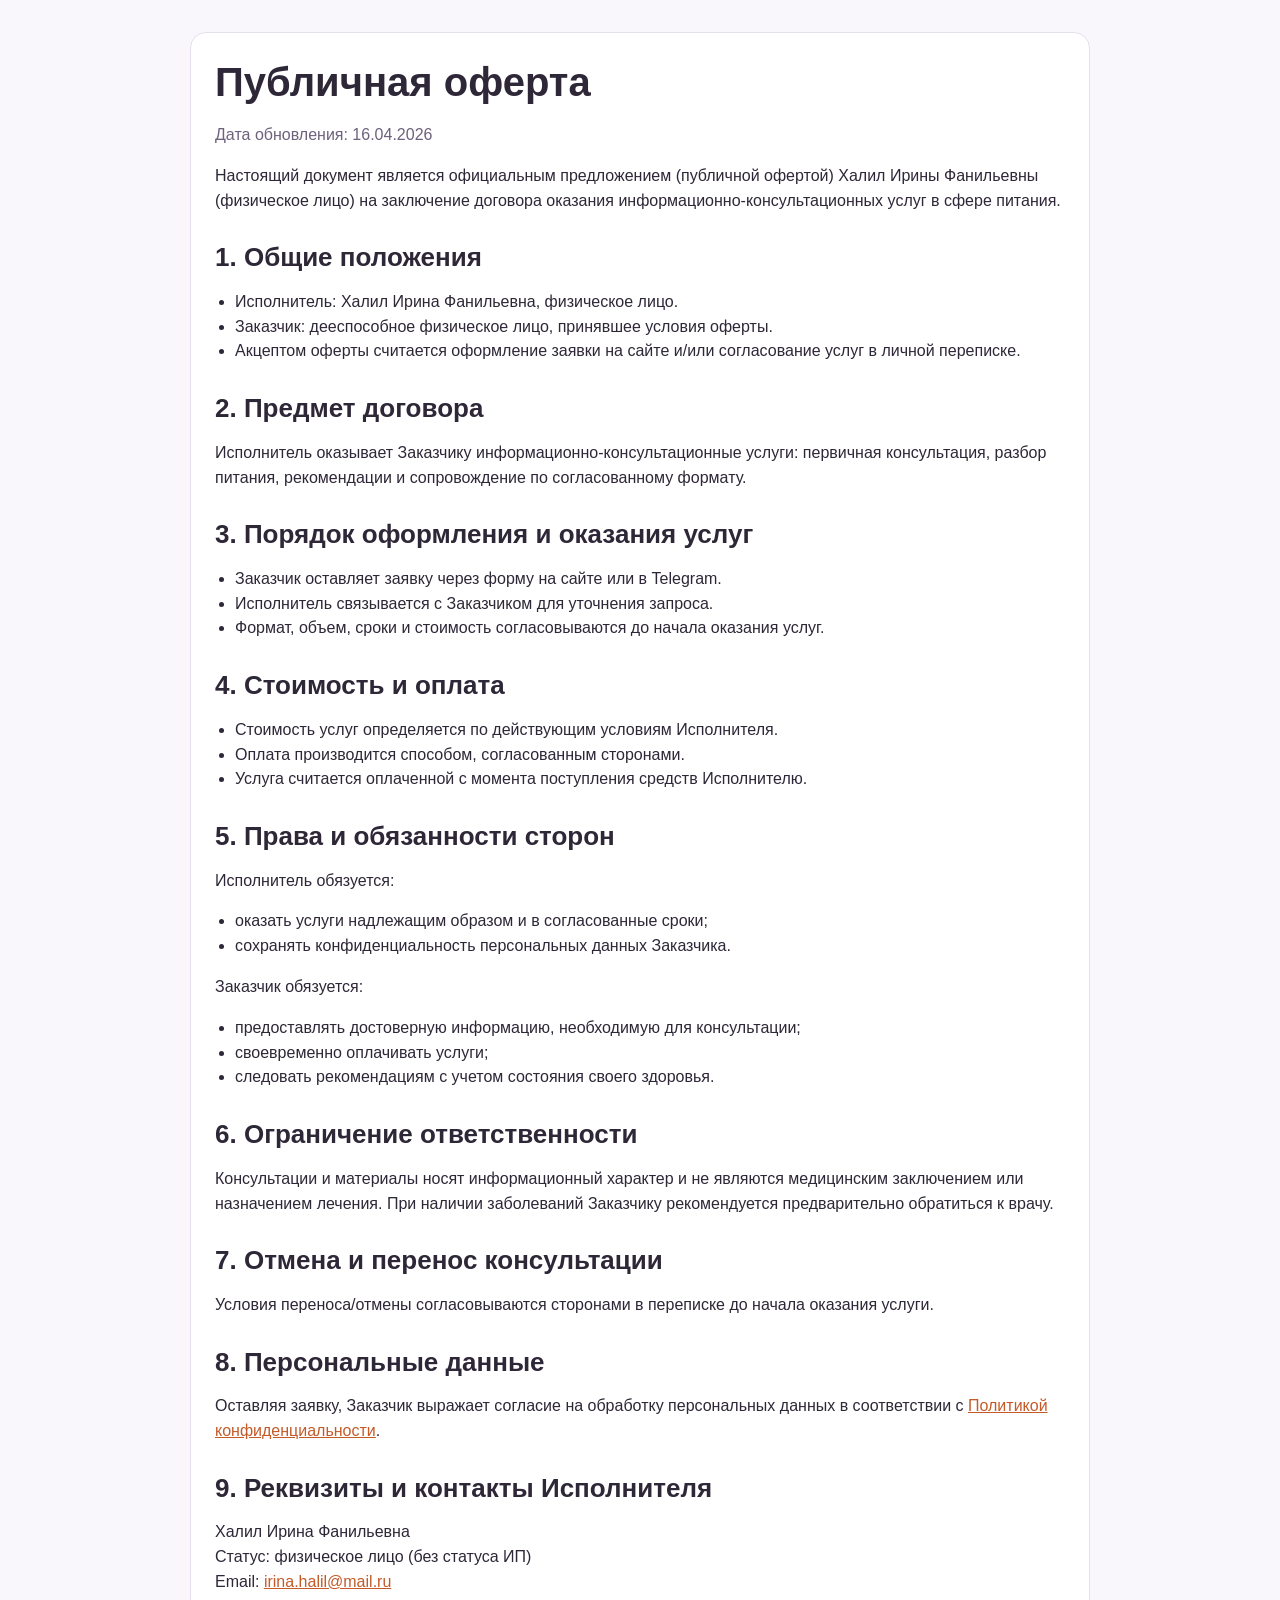
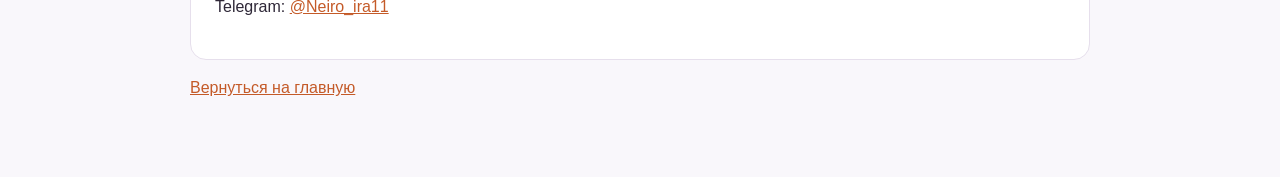
<file: offer.html>
<!DOCTYPE html>
<html lang="ru">
  <head>
    <meta charset="UTF-8" />
    <meta name="viewport" content="width=device-width, initial-scale=1.0" />
    <title>Публичная оферта | NutriKey</title>
    <style>
      :root {
        color-scheme: light;
      }
      body {
        margin: 0;
        font-family: -apple-system, BlinkMacSystemFont, "Segoe UI", sans-serif;
        line-height: 1.55;
        color: #2e2737;
        background: #f9f7fb;
      }
      .wrap {
        max-width: 900px;
        margin: 0 auto;
        padding: 32px 20px 60px;
      }
      h1,
      h2 {
        line-height: 1.25;
        margin: 0 0 14px;
      }
      h1 {
        font-size: clamp(28px, 5vw, 40px);
        margin-bottom: 8px;
      }
      h2 {
        font-size: clamp(20px, 3vw, 26px);
        margin-top: 28px;
      }
      p,
      li {
        font-size: 16px;
      }
      ul {
        padding-left: 20px;
      }
      .card {
        background: #fff;
        border: 1px solid #e6dfec;
        border-radius: 16px;
        padding: 24px;
      }
      .muted {
        color: #6d617c;
      }
      a {
        color: #c45a28;
      }
    </style>
  </head>
  <body>
    <main class="wrap">
      <div class="card">
        <h1>Публичная оферта</h1>
        <p class="muted">Дата обновления: 16.04.2026</p>
        <p>
          Настоящий документ является официальным предложением (публичной офертой)
          Халил Ирины Фанильевны (физическое лицо) на заключение договора оказания
          информационно-консультационных услуг в сфере питания.
        </p>

        <h2>1. Общие положения</h2>
        <ul>
          <li>Исполнитель: Халил Ирина Фанильевна, физическое лицо.</li>
          <li>Заказчик: дееспособное физическое лицо, принявшее условия оферты.</li>
          <li>
            Акцептом оферты считается оформление заявки на сайте и/или согласование услуг
            в личной переписке.
          </li>
        </ul>

        <h2>2. Предмет договора</h2>
        <p>
          Исполнитель оказывает Заказчику информационно-консультационные услуги: первичная
          консультация, разбор питания, рекомендации и сопровождение по согласованному
          формату.
        </p>

        <h2>3. Порядок оформления и оказания услуг</h2>
        <ul>
          <li>Заказчик оставляет заявку через форму на сайте или в Telegram.</li>
          <li>Исполнитель связывается с Заказчиком для уточнения запроса.</li>
          <li>Формат, объем, сроки и стоимость согласовываются до начала оказания услуг.</li>
        </ul>

        <h2>4. Стоимость и оплата</h2>
        <ul>
          <li>Стоимость услуг определяется по действующим условиям Исполнителя.</li>
          <li>Оплата производится способом, согласованным сторонами.</li>
          <li>Услуга считается оплаченной с момента поступления средств Исполнителю.</li>
        </ul>

        <h2>5. Права и обязанности сторон</h2>
        <p>Исполнитель обязуется:</p>
        <ul>
          <li>оказать услуги надлежащим образом и в согласованные сроки;</li>
          <li>сохранять конфиденциальность персональных данных Заказчика.</li>
        </ul>
        <p>Заказчик обязуется:</p>
        <ul>
          <li>предоставлять достоверную информацию, необходимую для консультации;</li>
          <li>своевременно оплачивать услуги;</li>
          <li>следовать рекомендациям с учетом состояния своего здоровья.</li>
        </ul>

        <h2>6. Ограничение ответственности</h2>
        <p>
          Консультации и материалы носят информационный характер и не являются медицинским
          заключением или назначением лечения. При наличии заболеваний Заказчику
          рекомендуется предварительно обратиться к врачу.
        </p>

        <h2>7. Отмена и перенос консультации</h2>
        <p>
          Условия переноса/отмены согласовываются сторонами в переписке до начала оказания
          услуги.
        </p>

        <h2>8. Персональные данные</h2>
        <p>
          Оставляя заявку, Заказчик выражает согласие на обработку персональных данных в
          соответствии с
          <a href="privacy.html" target="_blank" rel="noopener noreferrer"
            >Политикой конфиденциальности</a
          >.
        </p>

        <h2>9. Реквизиты и контакты Исполнителя</h2>
        <p>
          Халил Ирина Фанильевна<br />
          Статус: физическое лицо (без статуса ИП)<br />
          Email: <a href="mailto:irina.halil@mail.ru">irina.halil@mail.ru</a><br />
          Telegram:
          <a href="https://t.me/Neiro_ira11" target="_blank" rel="noopener noreferrer"
            >@Neiro_ira11</a
          >
        </p>
      </div>
      <p class="muted"><a href="index.html">Вернуться на главную</a></p>
    </main>
  </body>
</html>
</file>
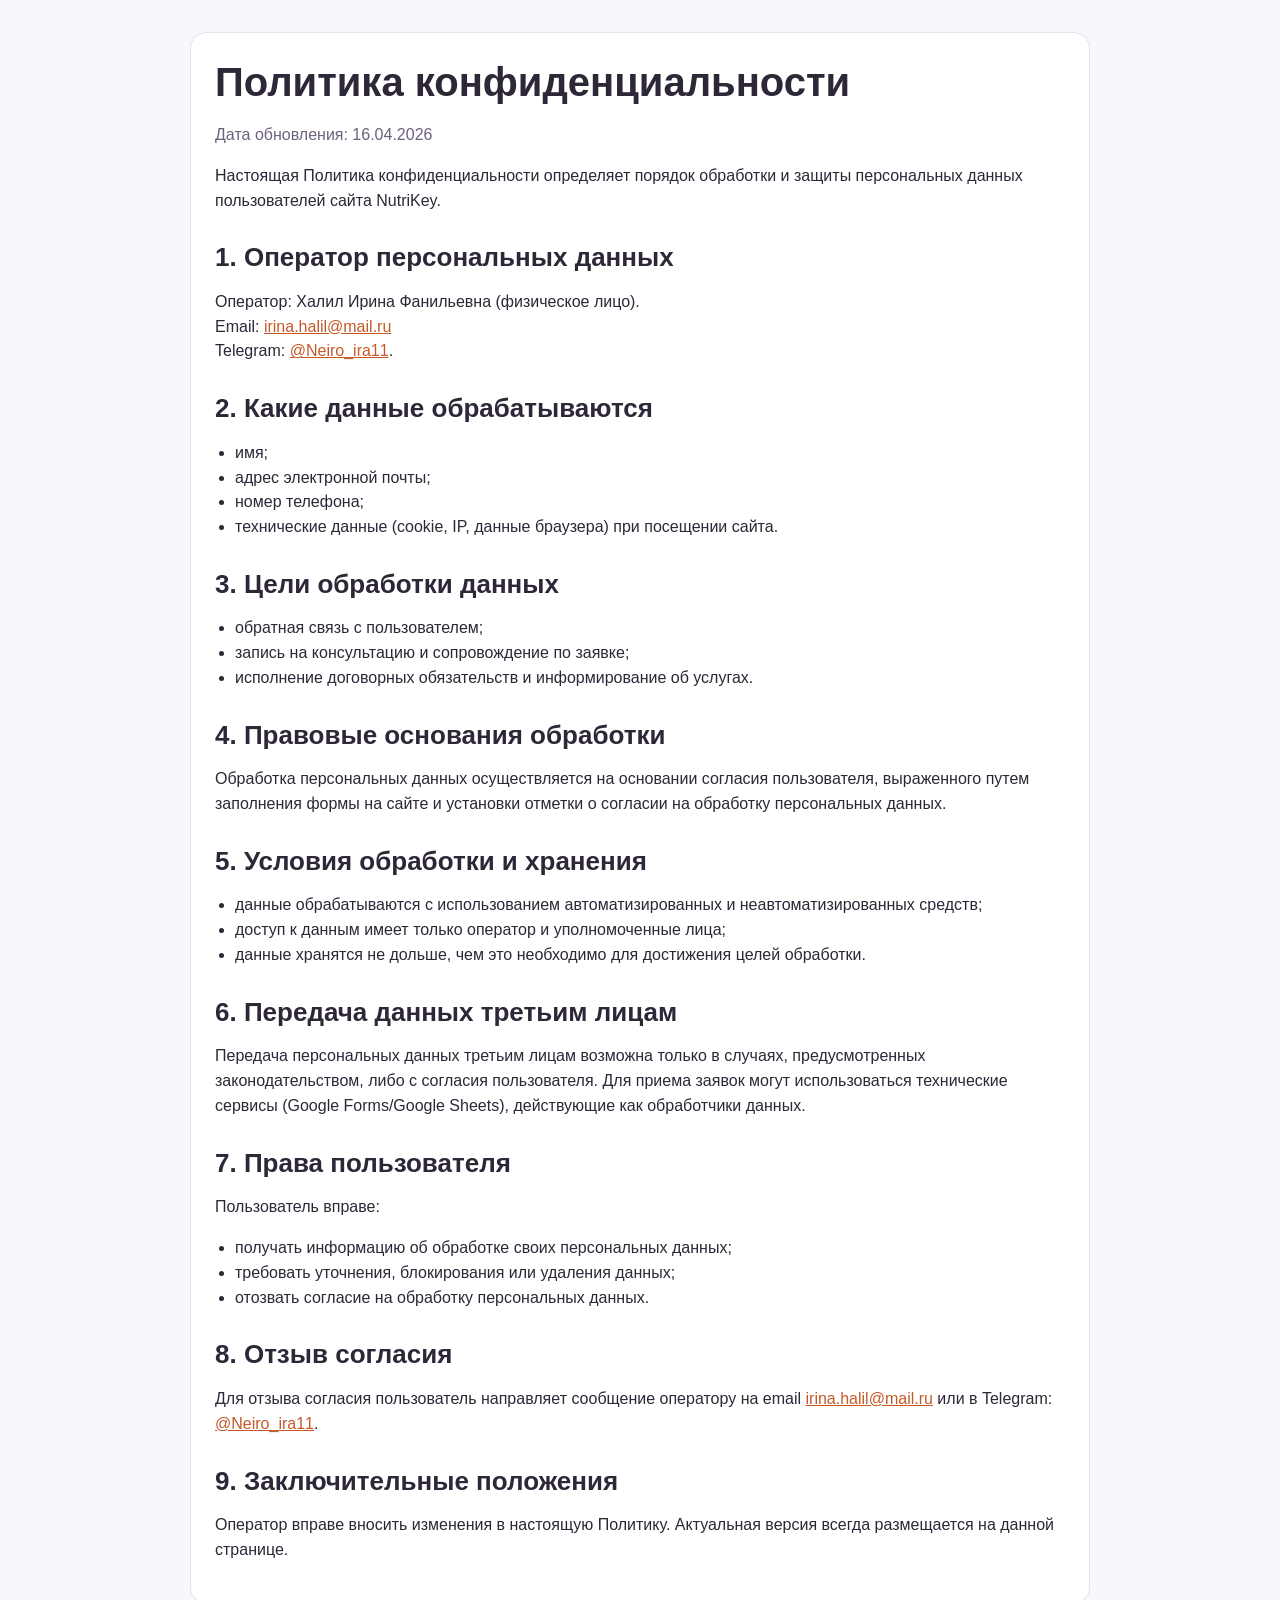
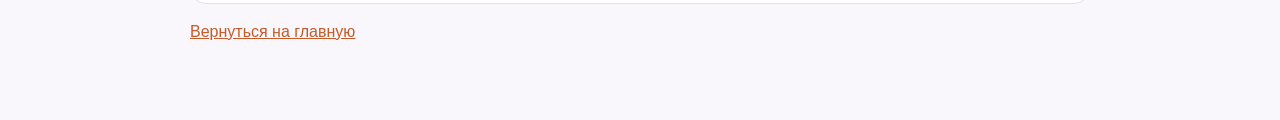
<file: privacy.html>
<!DOCTYPE html>
<html lang="ru">
  <head>
    <meta charset="UTF-8" />
    <meta name="viewport" content="width=device-width, initial-scale=1.0" />
    <title>Политика конфиденциальности | NutriKey</title>
    <style>
      :root {
        color-scheme: light;
      }
      body {
        margin: 0;
        font-family: -apple-system, BlinkMacSystemFont, "Segoe UI", sans-serif;
        line-height: 1.55;
        color: #2e2737;
        background: #f9f7fb;
      }
      .wrap {
        max-width: 900px;
        margin: 0 auto;
        padding: 32px 20px 60px;
      }
      h1,
      h2 {
        line-height: 1.25;
        margin: 0 0 14px;
      }
      h1 {
        font-size: clamp(28px, 5vw, 40px);
        margin-bottom: 8px;
      }
      h2 {
        font-size: clamp(20px, 3vw, 26px);
        margin-top: 28px;
      }
      p,
      li {
        font-size: 16px;
      }
      ul {
        padding-left: 20px;
      }
      .card {
        background: #fff;
        border: 1px solid #e6dfec;
        border-radius: 16px;
        padding: 24px;
      }
      .muted {
        color: #6d617c;
      }
      a {
        color: #c45a28;
      }
    </style>
  </head>
  <body>
    <main class="wrap">
      <div class="card">
        <h1>Политика конфиденциальности</h1>
        <p class="muted">Дата обновления: 16.04.2026</p>
        <p>
          Настоящая Политика конфиденциальности определяет порядок обработки и защиты
          персональных данных пользователей сайта NutriKey.
        </p>

        <h2>1. Оператор персональных данных</h2>
        <p>
          Оператор: Халил Ирина Фанильевна (физическое лицо).<br />
          Email:
          <a href="mailto:irina.halil@mail.ru">irina.halil@mail.ru</a><br />
          Telegram:
          <a href="https://t.me/Neiro_ira11" target="_blank" rel="noopener noreferrer"
            >@Neiro_ira11</a
          >.
        </p>

        <h2>2. Какие данные обрабатываются</h2>
        <ul>
          <li>имя;</li>
          <li>адрес электронной почты;</li>
          <li>номер телефона;</li>
          <li>технические данные (cookie, IP, данные браузера) при посещении сайта.</li>
        </ul>

        <h2>3. Цели обработки данных</h2>
        <ul>
          <li>обратная связь с пользователем;</li>
          <li>запись на консультацию и сопровождение по заявке;</li>
          <li>исполнение договорных обязательств и информирование об услугах.</li>
        </ul>

        <h2>4. Правовые основания обработки</h2>
        <p>
          Обработка персональных данных осуществляется на основании согласия пользователя,
          выраженного путем заполнения формы на сайте и установки отметки о согласии на
          обработку персональных данных.
        </p>

        <h2>5. Условия обработки и хранения</h2>
        <ul>
          <li>данные обрабатываются с использованием автоматизированных и неавтоматизированных средств;</li>
          <li>доступ к данным имеет только оператор и уполномоченные лица;</li>
          <li>данные хранятся не дольше, чем это необходимо для достижения целей обработки.</li>
        </ul>

        <h2>6. Передача данных третьим лицам</h2>
        <p>
          Передача персональных данных третьим лицам возможна только в случаях, предусмотренных
          законодательством, либо с согласия пользователя. Для приема заявок могут использоваться
          технические сервисы (Google Forms/Google Sheets), действующие как обработчики данных.
        </p>

        <h2>7. Права пользователя</h2>
        <p>Пользователь вправе:</p>
        <ul>
          <li>получать информацию об обработке своих персональных данных;</li>
          <li>требовать уточнения, блокирования или удаления данных;</li>
          <li>отозвать согласие на обработку персональных данных.</li>
        </ul>

        <h2>8. Отзыв согласия</h2>
        <p>
          Для отзыва согласия пользователь направляет сообщение оператору на email
          <a href="mailto:irina.halil@mail.ru">irina.halil@mail.ru</a> или в Telegram:
          <a href="https://t.me/Neiro_ira11" target="_blank" rel="noopener noreferrer"
            >@Neiro_ira11</a
          >.
        </p>

        <h2>9. Заключительные положения</h2>
        <p>
          Оператор вправе вносить изменения в настоящую Политику. Актуальная версия всегда
          размещается на данной странице.
        </p>
      </div>
      <p class="muted"><a href="index.html">Вернуться на главную</a></p>
    </main>
  </body>
</html>
</file>
